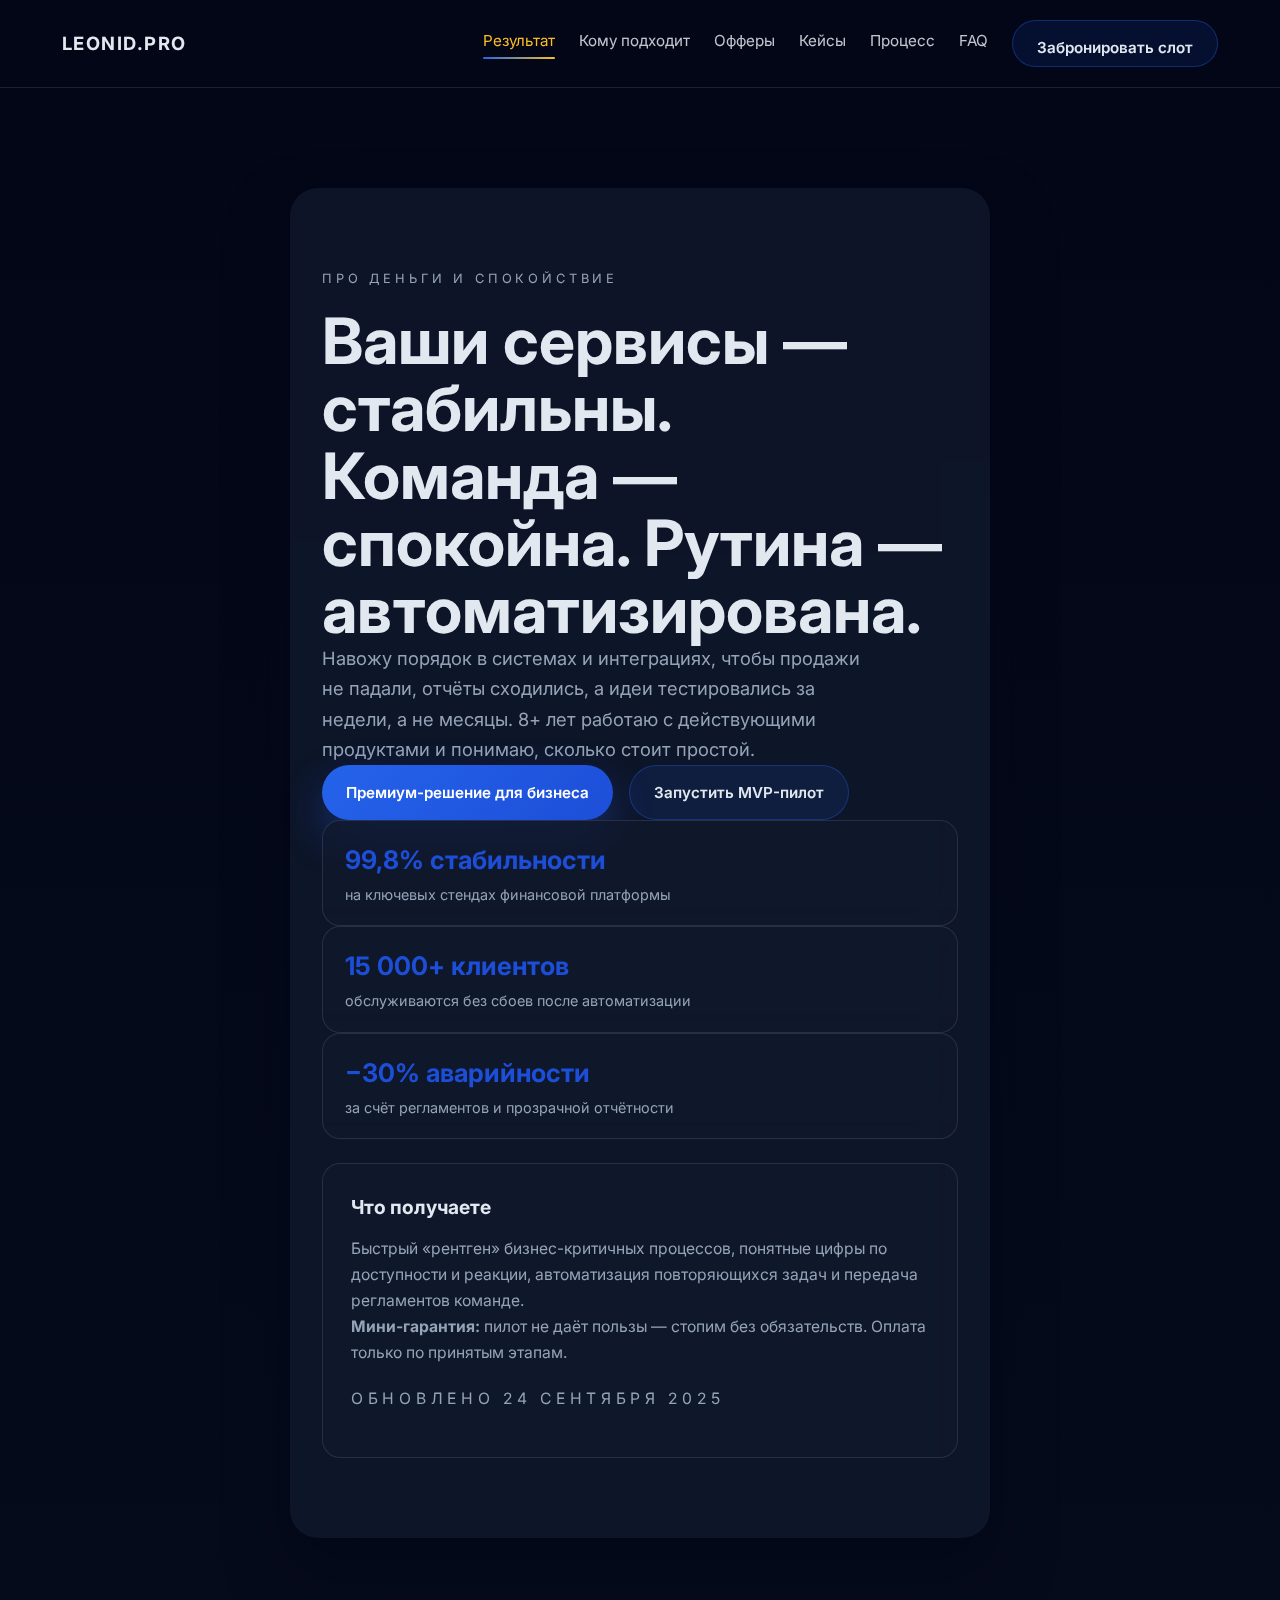
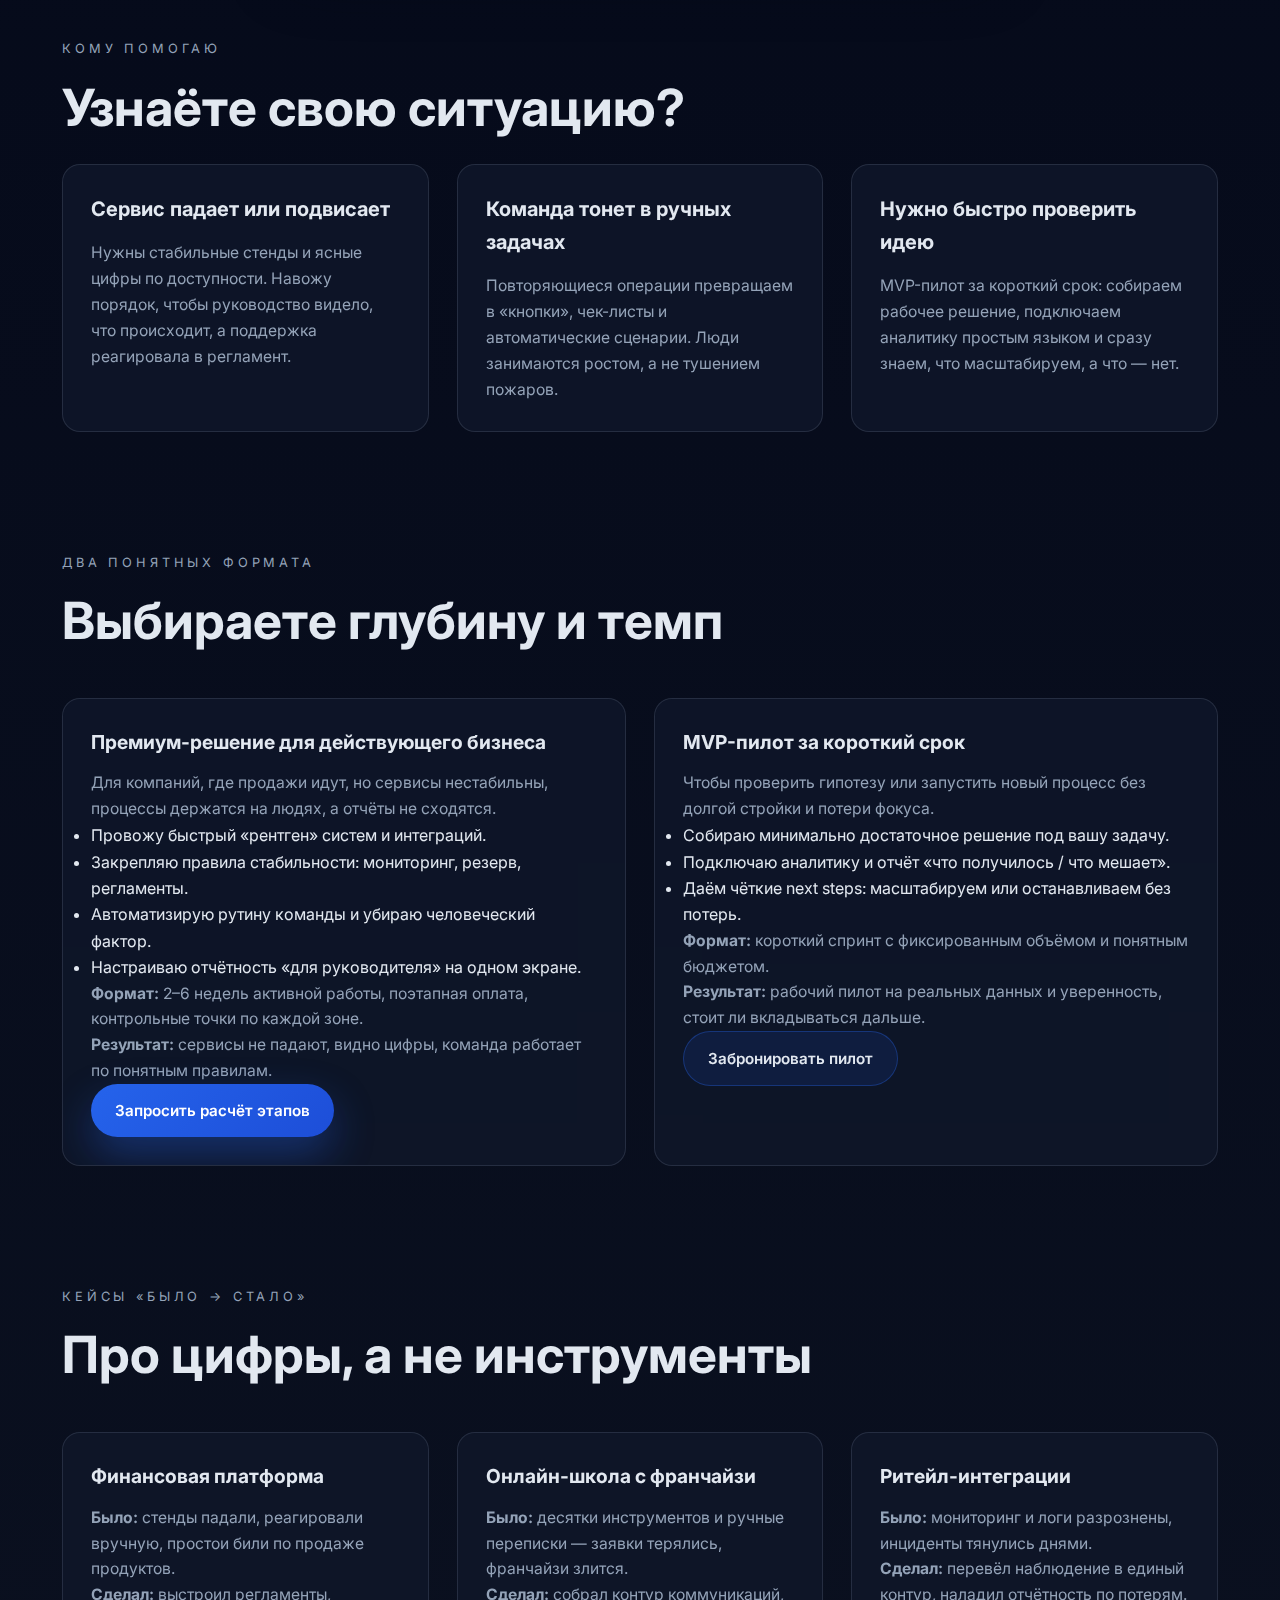
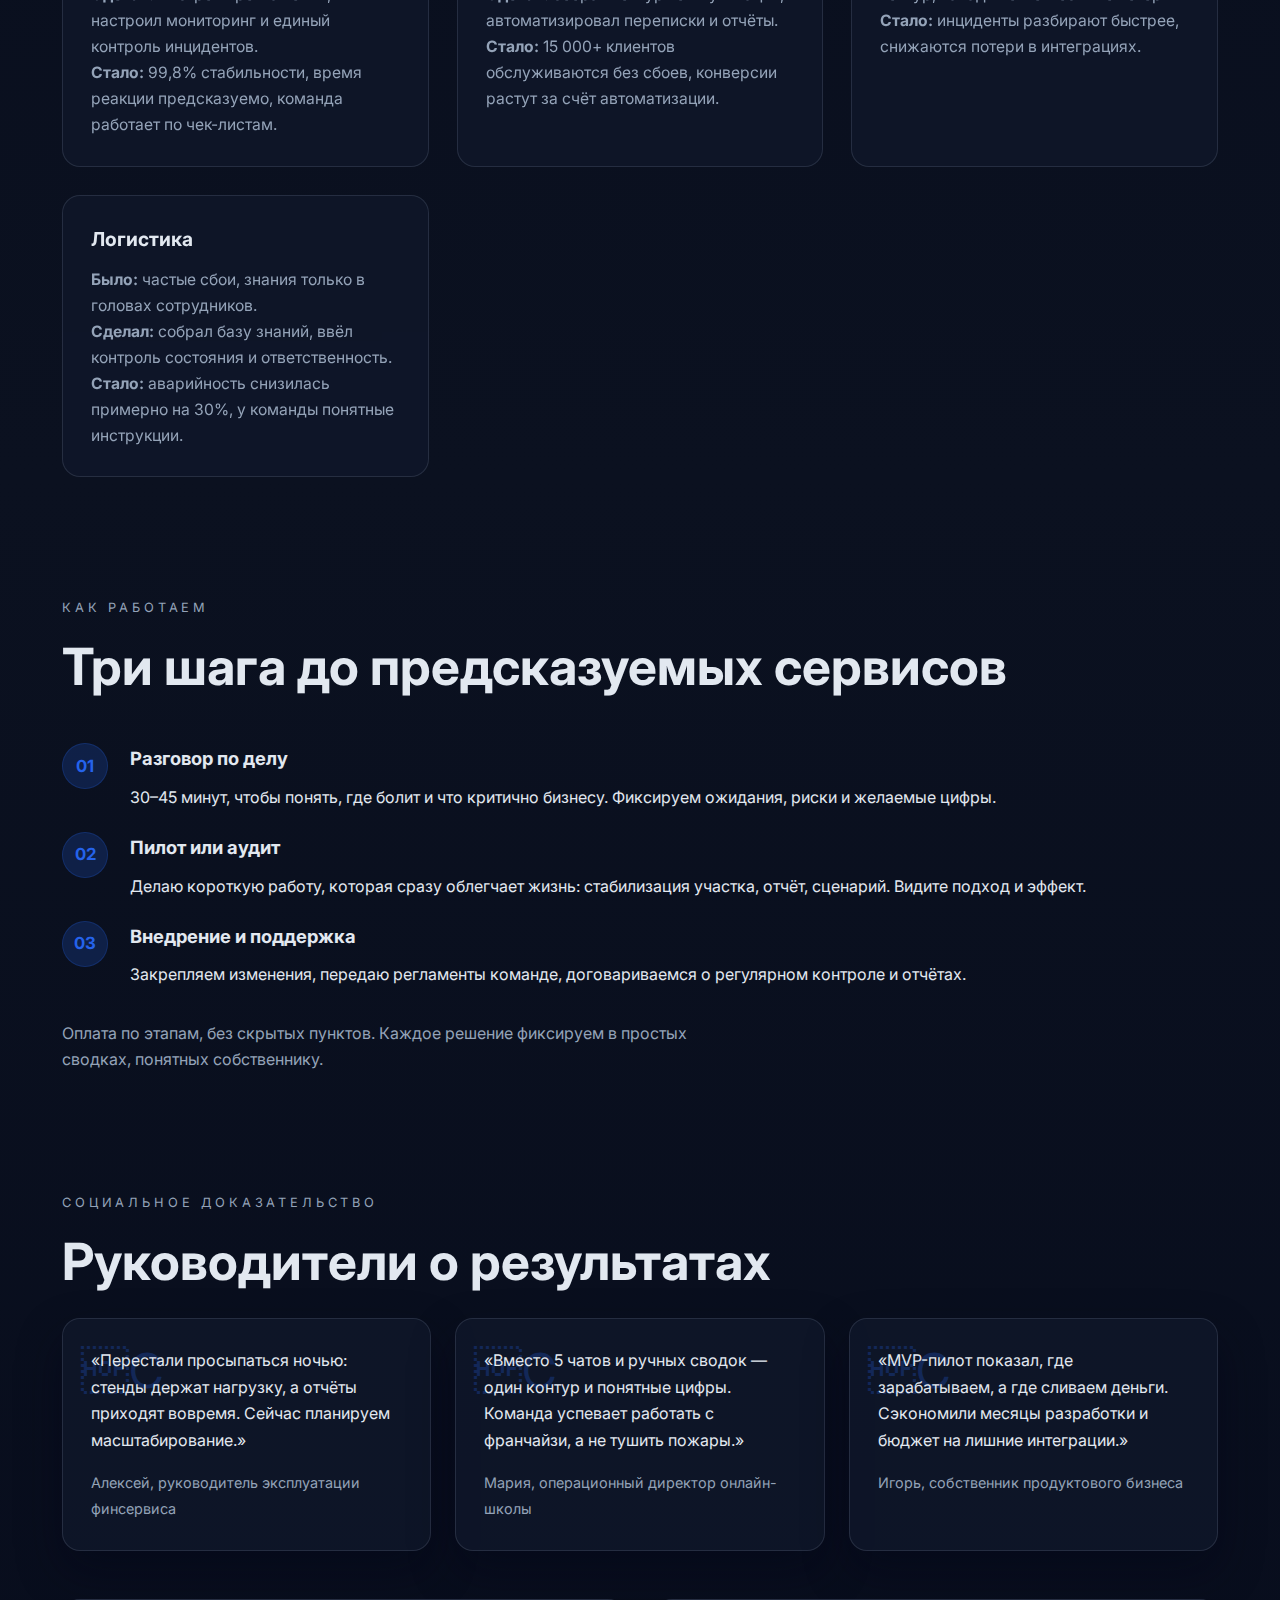
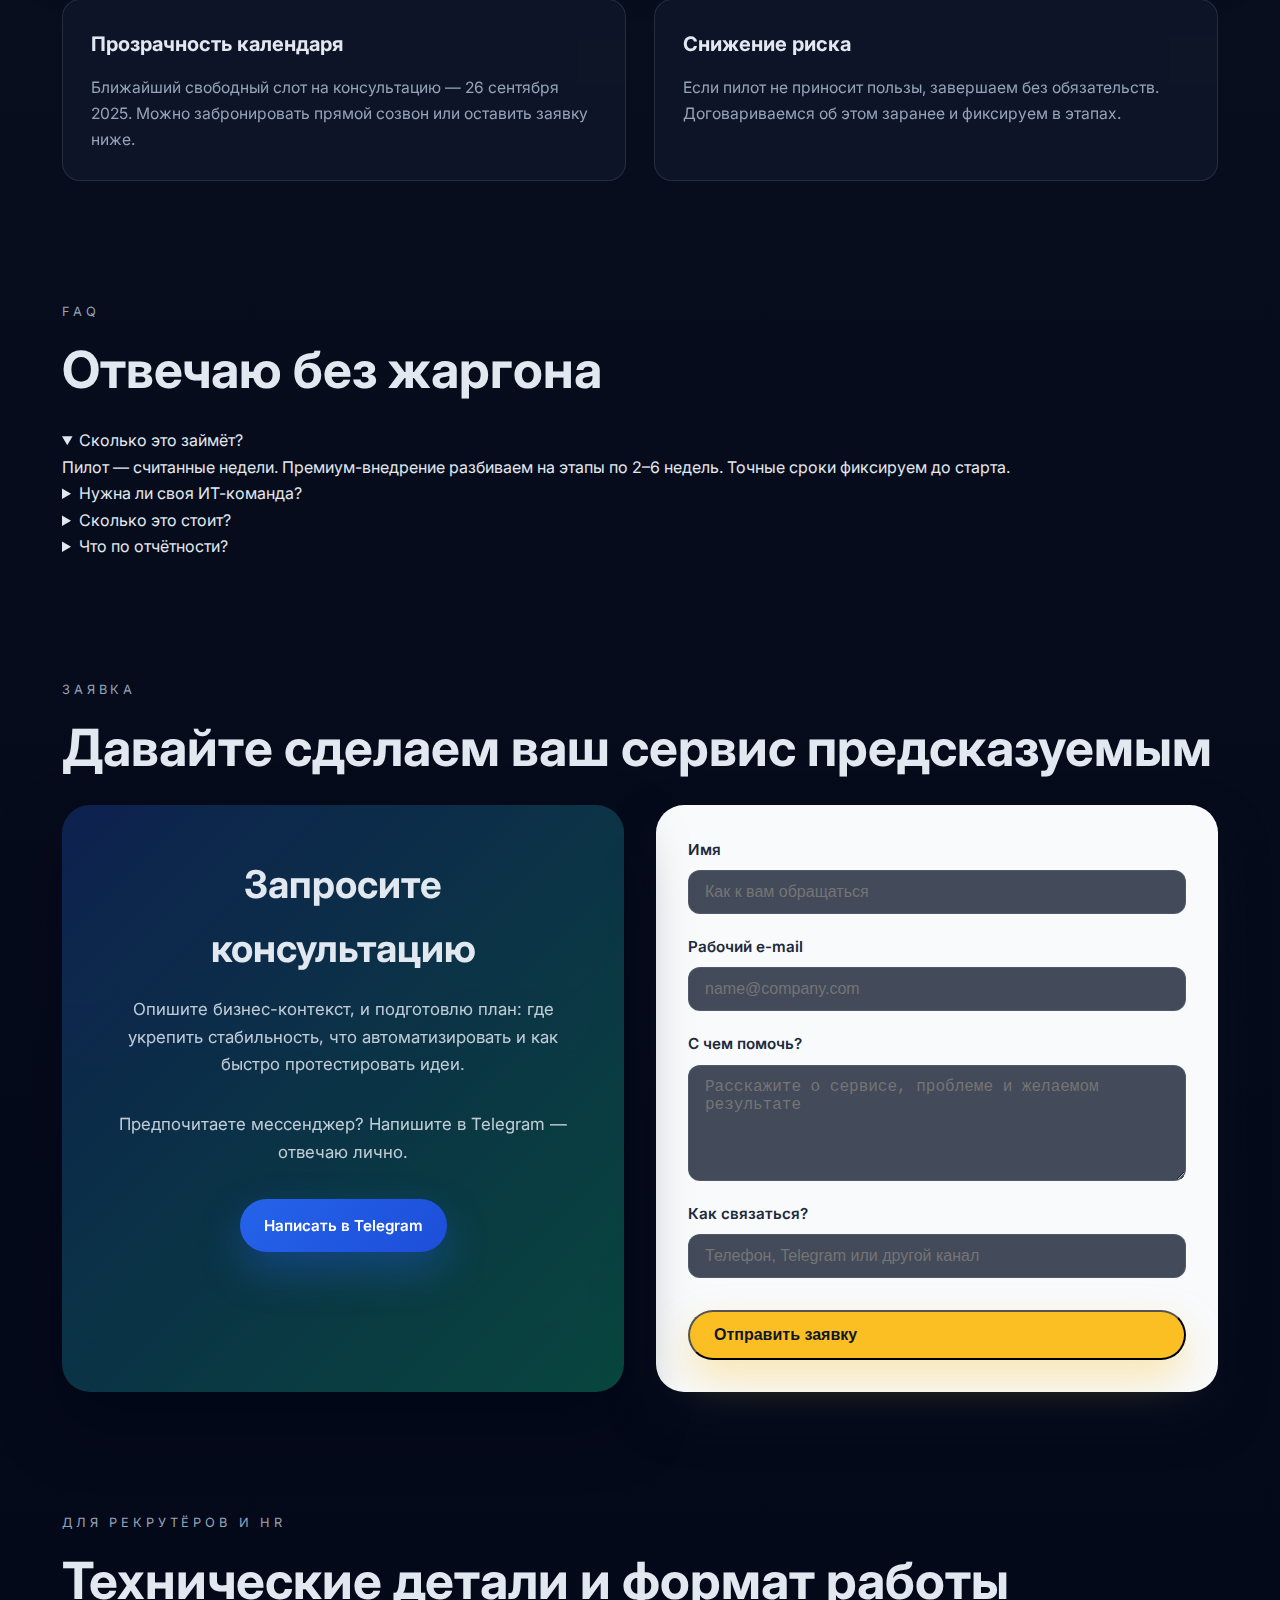
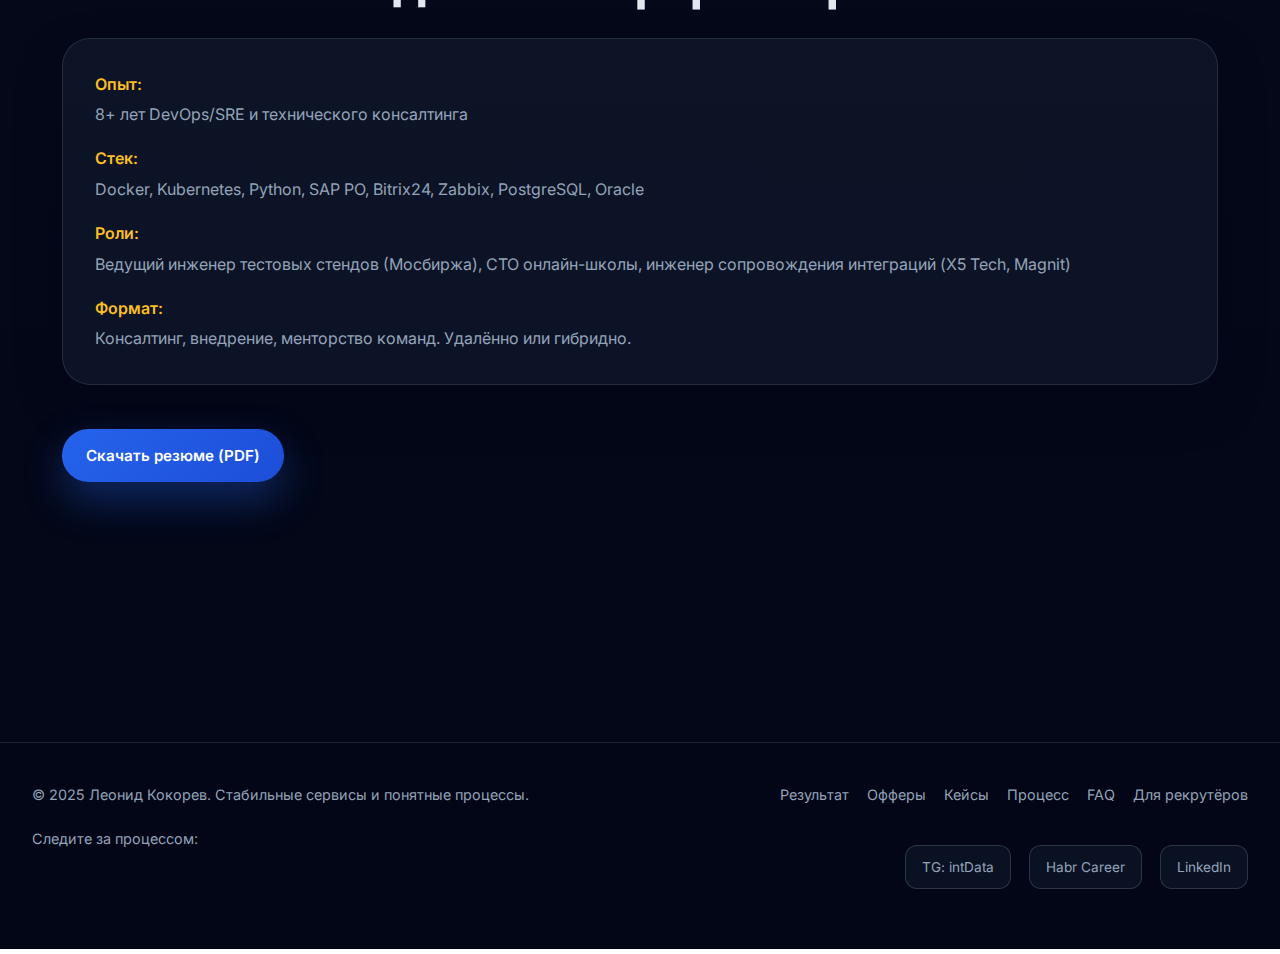
<file: index.html>
<!DOCTYPE html>
<html lang="ru">
  <head>
    <meta charset="UTF-8" />
    <meta http-equiv="X-UA-Compatible" content="IE=edge" />
    <meta name="viewport" content="width=device-width, initial-scale=1.0" />
    <title>Леонид Кокорев — стабильные сервисы и понятные процессы</title>
    <meta
      name="description"
      content="Леонид Кокорев помогает предпринимателям сделать цифровые сервисы стабильными, отчётность прозрачной и команды спокойными. Премиум-решения и MVP-пилоты без технического жаргона."
    />
    <link rel="preconnect" href="https://fonts.gstatic.com" crossorigin />
    <link rel="stylesheet" href="https://fonts.googleapis.com/css2?family=Inter:wght@400;500;600;700&display=swap" />
    <link rel="stylesheet" href="assets/styles.css" />
  </head>
  <body>
    <header>
      <div class="navbar">
        <a class="navbar__brand" href="#top">LEONID.PRO</a>
        <nav class="navbar__links">
          <a href="#hero">Результат</a>
          <a href="#segments">Кому подходит</a>
          <a href="#offers">Офферы</a>
          <a href="#cases">Кейсы</a>
          <a href="#process">Процесс</a>
          <a href="#faq">FAQ</a>
          <a href="#contact" class="btn btn--ghost" data-analytics="nav-contact">Забронировать слот</a>
        </nav>
      </div>
    </header>

    <main id="top">
      <section class="hero section" id="hero">
        <div class="hero__content">
          <p class="section__label">Про деньги и спокойствие</p>
          <h1 class="hero__title">Ваши сервисы — стабильны. Команда — спокойна. Рутина — автоматизирована.</h1>
          <p class="hero__lead">
            Навожу порядок в системах и интеграциях, чтобы продажи не падали, отчёты сходились, а идеи тестировались за недели, а не месяцы. 8+ лет работаю с действующими продуктами и понимаю, сколько стоит простой.
          </p>
          <div class="hero__actions">
            <a class="btn btn--primary" href="#offer-premium" data-analytics="cta-premium">Премиум-решение для бизнеса</a>
            <a class="btn btn--ghost" href="#offer-mvp" data-analytics="cta-mvp">Запустить MVP-пилот</a>
          </div>
          <div class="hero__stats">
            <div class="stat-card">
              <strong>99,8% стабильности</strong>
              <span>на ключевых стендах финансовой платформы</span>
            </div>
            <div class="stat-card">
              <strong>15 000+ клиентов</strong>
              <span>обслуживаются без сбоев после автоматизации</span>
            </div>
            <div class="stat-card">
              <strong>−30% аварийности</strong>
              <span>за счёт регламентов и прозрачной отчётности</span>
            </div>
          </div>
        </div>
        <div class="hero__preview">
          <div class="suite-card" style="height: 100%; display: flex; flex-direction: column; justify-content: space-between;">
            <div>
              <h3>Что получаете</h3>
              <p>Быстрый «рентген» бизнес-критичных процессов, понятные цифры по доступности и реакции, автоматизация повторяющихся задач и передача регламентов команде.</p>
            </div>
            <div>
              <p><strong>Мини-гарантия:</strong> пилот не даёт пользы — стопим без обязательств. Оплата только по принятым этапам.</p>
              <p class="section__label" style="margin-top: 20px;">Обновлено 24 сентября 2025</p>
            </div>
          </div>
        </div>
      </section>

      <section class="section" id="segments">
        <p class="section__label">Кому помогаю</p>
        <h2 class="section__title">Узнаёте свою ситуацию?</h2>
        <div class="highlights">
          <article class="highlight-card">
            <h3>Сервис падает или подвисает</h3>
            <p>Нужны стабильные стенды и ясные цифры по доступности. Навожу порядок, чтобы руководство видело, что происходит, а поддержка реагировала в регламент.</p>
          </article>
          <article class="highlight-card">
            <h3>Команда тонет в ручных задачах</h3>
            <p>Повторяющиеся операции превращаем в «кнопки», чек-листы и автоматические сценарии. Люди занимаются ростом, а не тушением пожаров.</p>
          </article>
          <article class="highlight-card">
            <h3>Нужно быстро проверить идею</h3>
            <p>MVP-пилот за короткий срок: собираем рабочее решение, подключаем аналитику простым языком и сразу знаем, что масштабируем, а что — нет.</p>
          </article>
        </div>
      </section>

      <section class="section" id="offers">
        <p class="section__label">Два понятных формата</p>
        <h2 class="section__title">Выбираете глубину и темп</h2>
        <div class="services-grid">
          <article class="service-card" id="offer-premium">
            <h3>Премиум-решение для действующего бизнеса</h3>
            <p>Для компаний, где продажи идут, но сервисы нестабильны, процессы держатся на людях, а отчёты не сходятся.</p>
            <ul>
              <li>Провожу быстрый «рентген» систем и интеграций.</li>
              <li>Закрепляю правила стабильности: мониторинг, резерв, регламенты.</li>
              <li>Автоматизирую рутину команды и убираю человеческий фактор.</li>
              <li>Настраиваю отчётность «для руководителя» на одном экране.</li>
            </ul>
            <p><strong>Формат:</strong> 2–6 недель активной работы, поэтапная оплата, контрольные точки по каждой зоне.</p>
            <p><strong>Результат:</strong> сервисы не падают, видно цифры, команда работает по понятным правилам.</p>
            <a class="btn btn--primary" href="#contact" data-analytics="offer-premium">Запросить расчёт этапов</a>
          </article>
          <article class="service-card" id="offer-mvp">
            <h3>MVP-пилот за короткий срок</h3>
            <p>Чтобы проверить гипотезу или запустить новый процесс без долгой стройки и потери фокуса.</p>
            <ul>
              <li>Собираю минимально достаточное решение под вашу задачу.</li>
              <li>Подключаю аналитику и отчёт «что получилось / что мешает».</li>
              <li>Даём чёткие next steps: масштабируем или останавливаем без потерь.</li>
            </ul>
            <p><strong>Формат:</strong> короткий спринт с фиксированным объёмом и понятным бюджетом.</p>
            <p><strong>Результат:</strong> рабочий пилот на реальных данных и уверенность, стоит ли вкладываться дальше.</p>
            <a class="btn btn--ghost" href="#contact" data-analytics="offer-mvp">Забронировать пилот</a>
          </article>
        </div>
      </section>

      <section class="section" id="cases">
        <p class="section__label">Кейсы «было → стало»</p>
        <h2 class="section__title">Про цифры, а не инструменты</h2>
        <div class="projects-grid">
          <article class="project-card">
            <h3>Финансовая платформа</h3>
            <p><strong>Было:</strong> стенды падали, реагировали вручную, простои били по продаже продуктов.</p>
            <p><strong>Сделал:</strong> выстроил регламенты, настроил мониторинг и единый контроль инцидентов.</p>
            <p><strong>Стало:</strong> 99,8% стабильности, время реакции предсказуемо, команда работает по чек-листам.</p>
          </article>
          <article class="project-card">
            <h3>Онлайн-школа с франчайзи</h3>
            <p><strong>Было:</strong> десятки инструментов и ручные переписки — заявки терялись, франчайзи злится.</p>
            <p><strong>Сделал:</strong> собрал контур коммуникаций, автоматизировал переписки и отчёты.</p>
            <p><strong>Стало:</strong> 15 000+ клиентов обслуживаются без сбоев, конверсии растут за счёт автоматизации.</p>
          </article>
          <article class="project-card">
            <h3>Ритейл-интеграции</h3>
            <p><strong>Было:</strong> мониторинг и логи разрознены, инциденты тянулись днями.</p>
            <p><strong>Сделал:</strong> перевёл наблюдение в единый контур, наладил отчётность по потерям.</p>
            <p><strong>Стало:</strong> инциденты разбирают быстрее, снижаются потери в интеграциях.</p>
          </article>
          <article class="project-card">
            <h3>Логистика</h3>
            <p><strong>Было:</strong> частые сбои, знания только в головах сотрудников.</p>
            <p><strong>Сделал:</strong> собрал базу знаний, ввёл контроль состояния и ответственность.</p>
            <p><strong>Стало:</strong> аварийность снизилась примерно на 30%, у команды понятные инструкции.</p>
          </article>
        </div>
      </section>

      <section class="section" id="process">
        <p class="section__label">Как работаем</p>
        <h2 class="section__title">Три шага до предсказуемых сервисов</h2>
        <div class="process-steps">
          <div class="process-step">
            <div class="process-step__index">01</div>
            <div class="process-step__body">
              <h3>Разговор по делу</h3>
              <p>30–45 минут, чтобы понять, где болит и что критично бизнесу. Фиксируем ожидания, риски и желаемые цифры.</p>
            </div>
          </div>
          <div class="process-step">
            <div class="process-step__index">02</div>
            <div class="process-step__body">
              <h3>Пилот или аудит</h3>
              <p>Делаю короткую работу, которая сразу облегчает жизнь: стабилизация участка, отчёт, сценарий. Видите подход и эффект.</p>
            </div>
          </div>
          <div class="process-step">
            <div class="process-step__index">03</div>
            <div class="process-step__body">
              <h3>Внедрение и поддержка</h3>
              <p>Закрепляем изменения, передаю регламенты команде, договариваемся о регулярном контроле и отчётах.</p>
            </div>
          </div>
        </div>
        <p style="margin-top: 32px; max-width: 640px; color: var(--text-muted);">
          Оплата по этапам, без скрытых пунктов. Каждое решение фиксируем в простых сводках, понятных собственнику.
        </p>
      </section>

      <section class="section" id="proof">
        <p class="section__label">Социальное доказательство</p>
        <h2 class="section__title">Руководители о результатах</h2>
        <div class="testimonials-grid">
          <article class="testimonial-card">
            <p>«Перестали просыпаться ночью: стенды держат нагрузку, а отчёты приходят вовремя. Сейчас планируем масштабирование.»</p>
            <span>Алексей, руководитель эксплуатации финсервиса</span>
          </article>
          <article class="testimonial-card">
            <p>«Вместо 5 чатов и ручных сводок — один контур и понятные цифры. Команда успевает работать с франчайзи, а не тушить пожары.»</p>
            <span>Мария, операционный директор онлайн-школы</span>
          </article>
          <article class="testimonial-card">
            <p>«MVP-пилот показал, где зарабатываем, а где сливаем деньги. Сэкономили месяцы разработки и бюджет на лишние интеграции.»</p>
            <span>Игорь, собственник продуктового бизнеса</span>
          </article>
        </div>
        <div class="highlights" style="margin-top: 48px;">
          <article class="highlight-card">
            <h3>Прозрачность календаря</h3>
            <p>Ближайший свободный слот на консультацию — 26 сентября 2025. Можно забронировать прямой созвон или оставить заявку ниже.</p>
          </article>
          <article class="highlight-card">
            <h3>Снижение риска</h3>
            <p>Если пилот не приносит пользы, завершаем без обязательств. Договариваемся об этом заранее и фиксируем в этапах.</p>
          </article>
        </div>
      </section>

      <section class="section" id="faq">
        <p class="section__label">FAQ</p>
        <h2 class="section__title">Отвечаю без жаргона</h2>
        <div class="faq-list">
          <details open>
            <summary>Сколько это займёт?</summary>
            <p>Пилот — считанные недели. Премиум-внедрение разбиваем на этапы по 2–6 недель. Точные сроки фиксируем до старта.</p>
          </details>
          <details>
            <summary>Нужна ли своя ИТ-команда?</summary>
            <p>Можно со своей, можно со мной. Объясняю человеческим языком, договариваюсь с подрядчиками и перевожу результаты в бизнес-цифры.</p>
          </details>
          <details>
            <summary>Сколько это стоит?</summary>
            <p>MVP-пилот — фиксированный бюджет, который согласуем заранее. Премиум-решение рассчитываю индивидуально: платите только за принятые этапы.</p>
          </details>
          <details>
            <summary>Что по отчётности?</summary>
            <p>Вы получаете сводку по доступности, рискам и экономии времени. Подготовлена для собственника, без технических терминов.</p>
          </details>
        </div>
      </section>

      <section class="section" id="contact">
        <p class="section__label">Заявка</p>
        <h2 class="section__title">Давайте сделаем ваш сервис предсказуемым</h2>
        <div class="contact-grid">
          <div class="cta">
            <h2>Запросите консультацию</h2>
            <p>Опишите бизнес-контекст, и подготовлю план: где укрепить стабильность, что автоматизировать и как быстро протестировать идеи.</p>
            <p>Предпочитаете мессенджер? Напишите в Telegram — отвечаю лично.</p>
            <a class="btn btn--primary" href="https://t.me/leotechru" target="_blank" rel="noopener" data-analytics="contact-telegram">Написать в Telegram</a>
          </div>
          <form id="contact-form" class="contact-form" action="/api/contact" method="POST" data-analytics="form-lead">
            <div class="form-field">
              <label for="name">Имя</label>
              <input type="text" id="name" name="name" placeholder="Как к вам обращаться" required />
            </div>
            <div class="form-field">
              <label for="email">Рабочий e-mail</label>
              <input type="email" id="email" name="email" placeholder="name@company.com" required />
            </div>
            <div class="form-field">
              <label for="context">С чем помочь?</label>
              <textarea id="context" name="context" rows="5" placeholder="Расскажите о сервисе, проблеме и желаемом результате" required></textarea>
            </div>
            <div class="form-field">
              <label for="preferred">Как связаться?</label>
              <input type="text" id="preferred" name="preferred" placeholder="Телефон, Telegram или другой канал" />
            </div>
            <div class="form-field" style="display: none;">
              <label for="company-url">Ваш сайт</label>
              <input type="text" id="company-url" name="company_url" tabindex="-1" autocomplete="off" />
            </div>
            <button class="btn btn--submit" type="submit" data-analytics="form-submit">Отправить заявку</button>
          </form>
        </div>
      </section>

      <section class="section" id="for-recruiters">
        <p class="section__label">Для рекрутёров и HR</p>
        <h2 class="section__title">Технические детали и формат работы</h2>
        <div class="recruiter-list">
          <div>
            <strong>Опыт:</strong>
            <span>8+ лет DevOps/SRE и технического консалтинга</span>
          </div>
          <div>
            <strong>Стек:</strong>
            <span>Docker, Kubernetes, Python, SAP PO, Bitrix24, Zabbix, PostgreSQL, Oracle</span>
          </div>
          <div>
            <strong>Роли:</strong>
            <span>Ведущий инженер тестовых стендов (Мосбиржа), CTO онлайн-школы, инженер сопровождения интеграций (X5 Tech, Magnit)</span>
          </div>
          <div>
            <strong>Формат:</strong>
            <span>Консалтинг, внедрение, менторство команд. Удалённо или гибридно.</span>
          </div>
        </div>
        <a class="btn btn--primary recruiter-download" href="2025_200к_SRE_DevOps_инженер_сопровождения.pdf" target="_blank" rel="noopener" data-analytics="download-resume">Скачать резюме (PDF)</a>
      </section>
    </main>

    <footer>
      <div class="footer__inner">
        <span>© 2025 Леонид Кокорев. Стабильные сервисы и понятные процессы.</span>
        <nav>
          <a href="#hero">Результат</a>
          <a href="#offers">Офферы</a>
          <a href="#cases">Кейсы</a>
          <a href="#process">Процесс</a>
          <a href="#faq">FAQ</a>
          <a href="#for-recruiters">Для рекрутёров</a>
        </nav>
      </div>
      <div class="footer__inner" style="margin-top: 20px;">
        <span>Следите за процессом:</span>
        <div class="badges">
          <a class="badge" href="https://t.me/intdata" target="_blank" rel="noopener">TG: intData</a>
          <a class="badge" href="https://career.habr.com/leotechru" target="_blank" rel="noopener">Habr Career</a>
          <a class="badge" href="https://www.linkedin.com/in/leotechru/" target="_blank" rel="noopener">LinkedIn</a>
        </div>
      </div>
    </footer>

    <script>
      const sections = Array.from(document.querySelectorAll('main section[id]'));
      const navLinks = Array.from(document.querySelectorAll('.navbar__links a'));

      const observer = new IntersectionObserver(
        (entries) => {
          entries.forEach((entry) => {
            if (!entry.isIntersecting) return;
            const id = `#${entry.target.id}`;
            const targetLink = navLinks.find((link) => link.getAttribute('href') === id);
            if (!targetLink) return;
            navLinks.forEach((link) => link.classList.toggle('active', link === targetLink));
          });
        },
        {
          rootMargin: '-50% 0px -50% 0px',
          threshold: 0.4
        }
      );

      sections.forEach((section) => observer.observe(section));

      navLinks.forEach((link) => {
        link.addEventListener('click', () => {
          navLinks.forEach((item) => item.classList.remove('active'));
          link.classList.add('active');
        });
      });

      const initialLink = navLinks.find((link) => {
        const section = document.querySelector(link.getAttribute('href'));
        return section && section.getBoundingClientRect().top >= 0;
      });
      if (initialLink) {
        initialLink.classList.add('active');
      }
    </script>
  </body>
</html>
</file>
<file: assets/styles.css>
:root {
  --bg: #020617;
  --surface: rgba(15, 23, 42, 0.88);
  --surface-alt: rgba(21, 30, 47, 0.8);
  --card-bg: rgba(15, 23, 42, 0.78);
  --card-alt: rgba(21, 30, 47, 0.68);
  --primary: #2563eb;
  --primary-dark: #1d4ed8;
  --accent: #fbbf24;
  --highlight: #10b981;
  --text: #e2e8f0;
  --text-muted: #94a3b8;
  --border: rgba(148, 163, 184, 0.18);
  --max-width: 1220px;
  --radius-lg: 28px;
  --radius-md: 18px;
  --radius-sm: 12px;
  --shadow: 0 32px 60px rgba(2, 6, 23, 0.6);
  --shadow-soft: 0 20px 45px rgba(2, 6, 23, 0.4);
  font-size: 16px;
}

* {
  margin: 0;
  padding: 0;
  box-sizing: border-box;
}

body {
  font-family: 'Inter', 'Segoe UI', system-ui, -apple-system, BlinkMacSystemFont, sans-serif;
  background: linear-gradient(180deg, #020617 0%, #0b1120 50%, #020617 100%);
  color: var(--text);
  line-height: 1.65;
  -webkit-font-smoothing: antialiased;
}

a {
  text-decoration: none;
  color: inherit;
}

img {
  display: block;
  max-width: 100%;
  height: auto;
  border-radius: var(--radius-sm);
}

header {
  position: sticky;
  top: 0;
  z-index: 10;
  backdrop-filter: blur(16px);
  background: rgba(2, 6, 23, 0.82);
  border-bottom: 1px solid var(--border);
}

.navbar {
  max-width: var(--max-width);
  margin: 0 auto;
  padding: 20px 32px;
  display: flex;
  align-items: center;
  justify-content: space-between;
}

.navbar__brand {
  font-weight: 700;
  font-size: 1.15rem;
  letter-spacing: 0.08em;
  text-transform: uppercase;
}

.navbar__links {
  display: flex;
  gap: 24px;
  align-items: center;
  font-size: 0.95rem;
  color: rgba(226, 232, 240, 0.85);
}

.navbar__links a {
  transition: color 0.2s ease;
}

.navbar__links a:hover {
  color: var(--text);
}


html {
  scroll-behavior: smooth;
}

.navbar__links a {
  position: relative;
  padding-bottom: 6px;
}

.navbar__links a::after {
  content: "";
  position: absolute;
  left: 0;
  bottom: 0;
  width: 100%;
  height: 2px;
  border-radius: 999px;
  background: linear-gradient(135deg, var(--primary), var(--accent));
  opacity: 0;
  transform: scaleX(0.4);
  transition: opacity 0.2s ease, transform 0.2s ease;
}

.navbar__links a:hover::after,
.navbar__links a.active::after {
  opacity: 1;
  transform: scaleX(1);
}

.navbar__links a.active {
  color: var(--accent);
}


.btn {
  display: inline-flex;
  align-items: center;
  gap: 10px;
  border-radius: 999px;
  padding: 14px 24px;
  font-weight: 600;
  font-size: 0.95rem;
  transition: all 0.25s ease;
}

.btn--primary {
  background: linear-gradient(135deg, var(--primary), var(--primary-dark));
  color: white;
  box-shadow: 0 18px 40px rgba(37, 99, 235, 0.35);
}

.btn--primary:hover {
  transform: translateY(-2px);
  box-shadow: 0 30px 60px rgba(37, 99, 235, 0.45);
}

.btn--ghost {
  border: 1px solid rgba(37, 99, 235, 0.35);
  color: var(--text);
  background: rgba(37, 99, 235, 0.12);
}


.hero,
.highlight-card,
.service-card,
.project-card,
.suite-card,
.stat-card,
.about-card,
.bio-section,
.stack-item,
.cta {
  backdrop-filter: blur(18px);
}

.btn--ghost:hover {
  border-color: rgba(251, 191, 36, 0.65);
  color: var(--accent);
  background: rgba(251, 191, 36, 0.15);
}

main {
  max-width: var(--max-width);
  margin: 0 auto;
  padding: 100px 32px 140px;
}

.section {
  margin-bottom: 120px;
}

.section__label {
  font-size: 0.8rem;
  text-transform: uppercase;
  letter-spacing: 0.3em;
  color: var(--text-muted);
  margin-bottom: 18px;
}

.section__title {
  font-size: clamp(2.4rem, 4vw, 3.5rem);
  font-weight: 700;
  line-height: 1.15;
  margin-bottom: 28px;
}

.section__subtitle {
  color: var(--text-muted);
  max-width: 640px;
  font-size: 1.05rem;
}

.hero {
  display: flex;
  flex-direction: column;
  gap: 24px;
  max-width: 700px;
  margin: 0 auto 100px;
  padding: 80px 32px;
  text-align: left;
  background: var(--surface);
  border-radius: var(--radius-lg);
  box-shadow: var(--shadow);
}

.hero-content {
  display: flex;
  flex-direction: column;
  gap: 24px;
}

.hero__title {
  font-size: clamp(2.8rem, 5vw, 4.2rem);
  font-weight: 700;
  line-height: 1.05;
  margin: 0;
}

.hero__lead {
  font-size: 1.15rem;
  color: var(--text-muted);
  margin: 0;
  max-width: 560px;
}

.hero__actions {
  display: flex;
  flex-wrap: wrap;
  gap: 16px;
}

.benefits {
  background: var(--surface-alt);
  border-radius: var(--radius-lg);
  padding: clamp(60px, 6vw, 80px);
}

.benefits-grid {
  display: grid;
  grid-template-columns: minmax(280px, 1fr) minmax(260px, 1fr);
  gap: 32px;
  align-items: stretch;
}

.benefits-card {
  display: flex;
  flex-direction: column;
  gap: 24px;
}

.benefits-card .section__label {
  margin-bottom: 0;
}

.benefits-stats {
  display: grid;
  gap: 20px;
}

.stat-card {
  background: var(--card-bg);
  border-radius: var(--radius-md);
  padding: 18px 22px;
  border: 1px solid var(--border);
  min-width: 160px;
  width: 100%;
}

.stat-card strong {
  display: block;
  font-size: 1.6rem;
  font-weight: 700;
  color: var(--primary-dark);
}

.stat-card span {
  color: var(--text-muted);
  font-size: 0.9rem;
}

@media (max-width: 960px) {
  .hero {
    padding: 64px 28px;
    margin-bottom: 72px;
  }

  .benefits-grid {
    grid-template-columns: 1fr;
  }
}

@media (max-width: 600px) {
  .hero {
    padding: 48px 24px;
    gap: 20px;
  }

  .hero__actions {
    flex-direction: column;
  }

  .hero__actions .btn {
    width: 100%;
  }

  .benefits {
    padding: 48px 24px;
  }

  .benefits-stats {
    gap: 16px;
  }
}

.highlights {
  display: grid;
  grid-template-columns: repeat(auto-fit, minmax(260px, 1fr));
  gap: 28px;
}

.highlight-card {
  background: var(--card-bg);
  padding: 28px;
  border-radius: var(--radius-md);
  border: 1px solid var(--border);
  transition: transform 0.2s ease, border-color 0.2s ease;
}

.highlight-card:hover {
  transform: translateY(-6px);
  border-color: rgba(37, 99, 235, 0.25);
}

.highlight-card h3 {
  font-size: 1.25rem;
  margin-bottom: 14px;
}

.highlight-card p {
  color: var(--text-muted);
  font-size: 0.98rem;
}


.business-cards {
  display: grid;
  grid-template-columns: repeat(auto-fit, minmax(260px, 1fr));
  gap: 28px;
  margin-top: 48px;
}

.business-card {
  background: var(--card-bg);
  border: 1px solid rgba(16, 185, 129, 0.3);
  border-left: 4px solid var(--highlight);
  border-radius: var(--radius-md);
  padding: 28px;
  box-shadow: var(--shadow-soft);
  transition: transform 0.2s ease, box-shadow 0.2s ease;
}

.business-card:hover {
  transform: translateY(-6px);
  box-shadow: 0 30px 50px rgba(16, 185, 129, 0.18);
}

.business-card h3 {
  font-size: 1.25rem;
  margin-bottom: 14px;
  color: var(--highlight);
}

.business-card__benefit {
  margin-top: 12px;
  font-weight: 600;
  color: var(--accent);
}

.recruiter-list {
  display: grid;
  gap: 18px;
  background: var(--card-bg);
  border-radius: var(--radius-lg);
  border: 1px solid var(--border);
  padding: 32px;
  margin-bottom: 32px;
  box-shadow: var(--shadow-soft);
}

.recruiter-list > div {
  display: grid;
  gap: 4px;
}

.recruiter-list strong {
  font-weight: 600;
  color: var(--accent);
}

.recruiter-list span {
  color: var(--text-muted);
}

.recruiter-download {
  display: inline-flex;
  margin-top: 12px;
}

.testimonials-grid {
  display: grid;
  grid-template-columns: repeat(auto-fit, minmax(260px, 1fr));
  gap: 24px;
}

.testimonial-card {
  background: var(--card-bg);
  border: 1px solid var(--border);
  border-radius: var(--radius-md);
  padding: 28px;
  box-shadow: var(--shadow-soft);
  position: relative;
  overflow: hidden;
}

.testimonial-card::before {
  content: "C";
  position: absolute;
  top: 12px;
  left: 18px;
  font-size: 3rem;
  color: rgba(37, 99, 235, 0.25);
  pointer-events: none;
}

.testimonial-card p {
  position: relative;
  z-index: 1;
  color: var(--text);
  margin-bottom: 16px;
}

.testimonial-card span {
  position: relative;
  z-index: 1;
  font-size: 0.9rem;
  color: var(--text-muted);
}

.contact-grid {
  display: grid;
  grid-template-columns: repeat(auto-fit, minmax(320px, 1fr));
  gap: 32px;
  align-items: stretch;
}

.contact-form {
  background: #f8fafc;
  color: #0f172a;
  border-radius: var(--radius-lg);
  padding: 32px;
  box-shadow: 0 24px 50px rgba(15, 23, 42, 0.35);
  display: grid;
  gap: 20px;
}

.form-field {
  display: grid;
  gap: 8px;
}

.form-field label {
  font-size: 0.95rem;
  font-weight: 600;
  color: #1e293b;
}

.form-field input,
.form-field textarea {
  width: 100%;
  padding: 12px 16px;
  border: 1px solid var(--border);
  border-radius: var(--radius-sm);
  background: var(--surface-alt);
  color: var(--text);
  font-size: 1rem;
}

.form-field input:focus,
.form-field textarea:focus {
  outline: none;
  border-color: var(--primary);
  box-shadow: 0 0 0 3px rgba(37, 99, 235, 0.25);
}

.btn--submit {
  background: var(--accent);
  color: #0f172a;
  border-radius: 999px;
  padding: 14px 24px;
  font-weight: 600;
  font-size: 1rem;
  transition: transform 0.2s ease, box-shadow 0.2s ease;
  box-shadow: 0 18px 40px rgba(251, 191, 36, 0.35);
  width: 100%;
  margin-top: 12px;
}

.btn--submit:hover {
  transform: translateY(-2px);
  box-shadow: 0 30px 60px rgba(251, 191, 36, 0.45);
}
.services-grid,
.projects-grid,
.suite-grid {
  display: grid;
  grid-template-columns: repeat(auto-fit, minmax(280px, 1fr));
  gap: 28px;
  margin-top: 48px;
}

.service-card,
.project-card,
.suite-card {
  background: var(--card-bg);
  border-radius: var(--radius-md);
  padding: 28px;
  border: 1px solid var(--border);
  transition: transform 0.2s ease, border-color 0.2s ease;
  position: relative;
  overflow: hidden;
}

.service-card::after,
.project-card::after,
.suite-card::after {
  content: "";
  position: absolute;
  inset: auto 50% -120px 20%;
  height: 200px;
  background: radial-gradient(circle, rgba(37, 99, 235, 0.25) 0%, transparent 70%);
  filter: blur(45px);
  transition: opacity 0.3s ease;
  opacity: 0;
}

.service-card:hover::after,
.project-card:hover::after,
.suite-card:hover::after {
  opacity: 1;
}

.service-card:hover,
.project-card:hover,
.suite-card:hover {
  transform: translateY(-8px);
  border-color: rgba(37, 99, 235, 0.25);
}

.service-card h3,
.project-card h3,
.suite-card h3 {
  font-size: 1.2rem;
  margin-bottom: 12px;
}

.service-card p,
.project-card p,
.suite-card p {
  color: var(--text-muted);
  font-size: 0.98rem;
}

.tags {
  margin-top: 18px;
  display: flex;
  flex-wrap: wrap;
  gap: 10px;
}

.tag {
  font-size: 0.82rem;
  padding: 6px 14px;
  border-radius: 999px;
  border: 1px solid var(--border);
  color: var(--text-muted);
  background: var(--card-alt);
}

.process-steps {
  margin-top: 48px;
  display: grid;
  gap: 22px;
}

.process-step {
  display: grid;
  grid-template-columns: auto 1fr;
  gap: 22px;
  align-items: start;
}

.process-step__index {
  width: 46px;
  height: 46px;
  border-radius: 50%;
  background: rgba(37, 99, 235, 0.20);
  display: flex;
  align-items: center;
  justify-content: center;
  color: var(--primary);
  font-weight: 700;
  font-size: 1.05rem;
  border: 1px solid rgba(37, 99, 235, 0.22);
}

.process-step__body h3 {
  margin-bottom: 10px;
  font-size: 1.15rem;
}

.cta {
  background: linear-gradient(135deg, rgba(37, 99, 235, 0.25), rgba(16, 185, 129, 0.35));
  padding: 48px;
  border-radius: var(--radius-lg);
  text-align: center;
  box-shadow: var(--shadow);
}

.cta h2 {
  font-size: clamp(2rem, 3vw, 2.8rem);
  margin-bottom: 16px;
}

.cta p {
  color: rgba(226, 232, 240, 0.85);
  margin-bottom: 32px;
  font-size: 1.05rem;
}

footer {
  border-top: 1px solid var(--border);
  padding: 40px 32px 60px;
  color: var(--text-muted);
  font-size: 0.9rem;
  background: rgba(2, 6, 23, 0.82);
}

footer .footer__inner {
  max-width: var(--max-width);
  margin: 0 auto;
  display: flex;
  flex-wrap: wrap;
  justify-content: space-between;
  gap: 16px;
}

footer nav {
  display: flex;
  gap: 18px;
}

.badges {
  display: flex;
  gap: 18px;
  margin-top: 18px;
}

.badge {
  background: rgba(15, 23, 42, 0.65);
  border-radius: 12px;
  padding: 10px 16px;
  border: 1px solid rgba(148, 163, 184, 0.25);
  font-size: 0.85rem;
  color: var(--text-muted);
}

@media (max-width: 960px) {
  .navbar {
    padding: 18px 24px;
  }

  main {
    padding: 80px 24px 100px;
  }
}

@media (max-width: 720px) {
  .navbar__links {
    display: none;
  }

  .section {
    margin-bottom: 88px;
  }

  .hero__title {
    font-size: 2.2rem;
  }

  .hero__lead {
    font-size: 1.05rem;
  }

  .process-step {
    grid-template-columns: 1fr;
  }

  .process-step__index {
    width: 42px;
    height: 42px;
  }
}
.about-layout {
  display: grid;
  grid-template-columns: repeat(auto-fit, minmax(320px, 1fr));
  gap: 48px;
}

.about-card {
  background: var(--card-bg);
  border-radius: var(--radius-lg);
  border: 1px solid var(--border);
  padding: 48px;
  box-shadow: var(--shadow-soft);
}

.about-card h1,
.about-card h2 {
  font-size: clamp(2rem, 4vw, 3rem);
  margin-bottom: 18px;
}

.about-card p {
  color: var(--text-muted);
  font-size: 1.05rem;
  margin-bottom: 18px;
}

.about-grid {
  display: grid;
  gap: 24px;
}

.bio-section {
  background: var(--card-bg);
  border-radius: var(--radius-md);
  border: 1px solid var(--border);
  padding: 28px 32px;
}

.bio-section h3 {
  margin-bottom: 12px;
  font-size: 1.2rem;
}

.stack-list {
  display: grid;
  grid-template-columns: repeat(auto-fit, minmax(240px, 1fr));
  gap: 18px;
  margin-top: 24px;
}

.stack-item {
  border: 1px solid var(--border);
  border-radius: var(--radius-sm);
  padding: 18px;
  background: var(--card-alt);
  font-size: 0.98rem;
  color: var(--text-muted);
}

.stack-item span {
  display: block;
  font-weight: 600;
  color: var(--text);
  margin-bottom: 8px;
}

.timeline {
  margin-top: 24px;
  border-left: 2px solid rgba(37, 99, 235, 0.35);
  padding-left: 24px;
  display: grid;
  gap: 24px;
}

.timeline-item h4 {
  font-size: 1.05rem;
}

.quote {
  font-size: 1.1rem;
  color: var(--text);
  border-left: 4px solid var(--accent);
  padding: 16px 24px;
  margin: 24px 0;
  background: var(--card-alt);
  border-radius: 0 var(--radius-sm) var(--radius-sm) 0;
}

@media (max-width: 720px) {
  .about-card {
    padding: 32px;
  }

  .bio-section {
    padding: 24px;
  }
}
</file>
